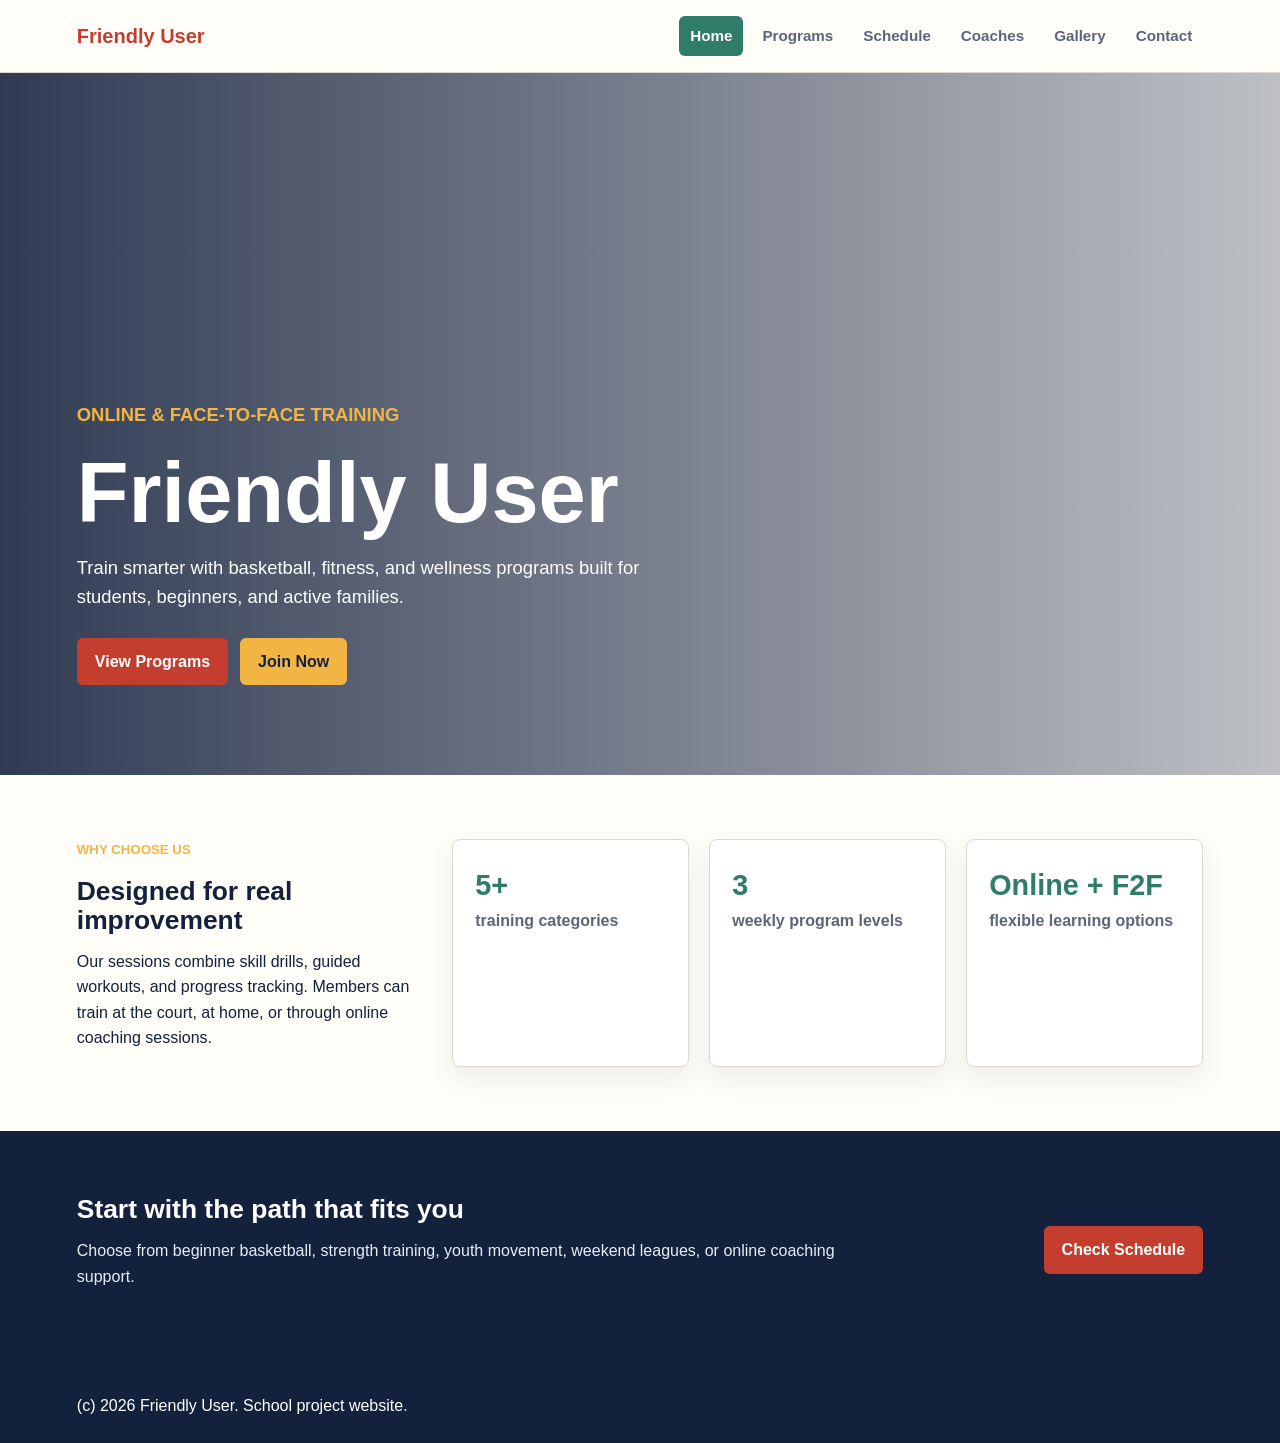
<file: index.html>
<!DOCTYPE html>
<html lang="en">
<head>
  <meta charset="UTF-8">
  <meta name="viewport" content="width=device-width, initial-scale=1.0">
  <title>Friendly User | Home</title>
  <link rel="stylesheet" href="styles.css">
</head>
<body>
  <header class="site-header">
    <a class="brand" href="index.html">Friendly User</a>
    <nav class="main-nav" aria-label="Main navigation">
      <a class="active" href="index.html">Home</a>
      <a href="programs.html">Programs</a>
      <a href="schedule.html">Schedule</a>
      <a href="coaches.html">Coaches</a>
      <a href="gallery.html">Gallery</a>
      <a href="contact.html">Contact</a>
    </nav>
  </header>

  <main>
    <section class="hero">
      <div class="hero-content">
        <p class="eyebrow">Online & Face-to-Face Training</p>
        <h1>Friendly User</h1>
        <p>Train smarter with basketball, fitness, and wellness programs built for students, beginners, and active families.</p>
        <div class="hero-actions">
          <a class="button primary" href="programs.html">View Programs</a>
          <a class="button secondary" href="contact.html">Join Now</a>
        </div>
      </div>
    </section>

    <section class="section intro-grid">
      <div>
        <p class="eyebrow">Why Choose Us</p>
        <h2>Designed for real improvement</h2>
        <p>Our sessions combine skill drills, guided workouts, and progress tracking. Members can train at the court, at home, or through online coaching sessions.</p>
      </div>
      <div class="stat-card">
        <strong>5+</strong>
        <span>training categories</span>
      </div>
      <div class="stat-card">
        <strong>3</strong>
        <span>weekly program levels</span>
      </div>
      <div class="stat-card">
        <strong>Online + F2F</strong>
        <span>flexible learning options</span>
      </div>
    </section>

    <section class="section feature-band">
      <div>
        <h2>Start with the path that fits you</h2>
        <p>Choose from beginner basketball, strength training, youth movement, weekend leagues, or online coaching support.</p>
      </div>
      <a class="button primary" href="schedule.html">Check Schedule</a>
    </section>
  </main>

  <footer class="site-footer">
    <p>(c) 2026 Friendly User. School project website.</p>
  </footer>
</body>
</html>
</file>
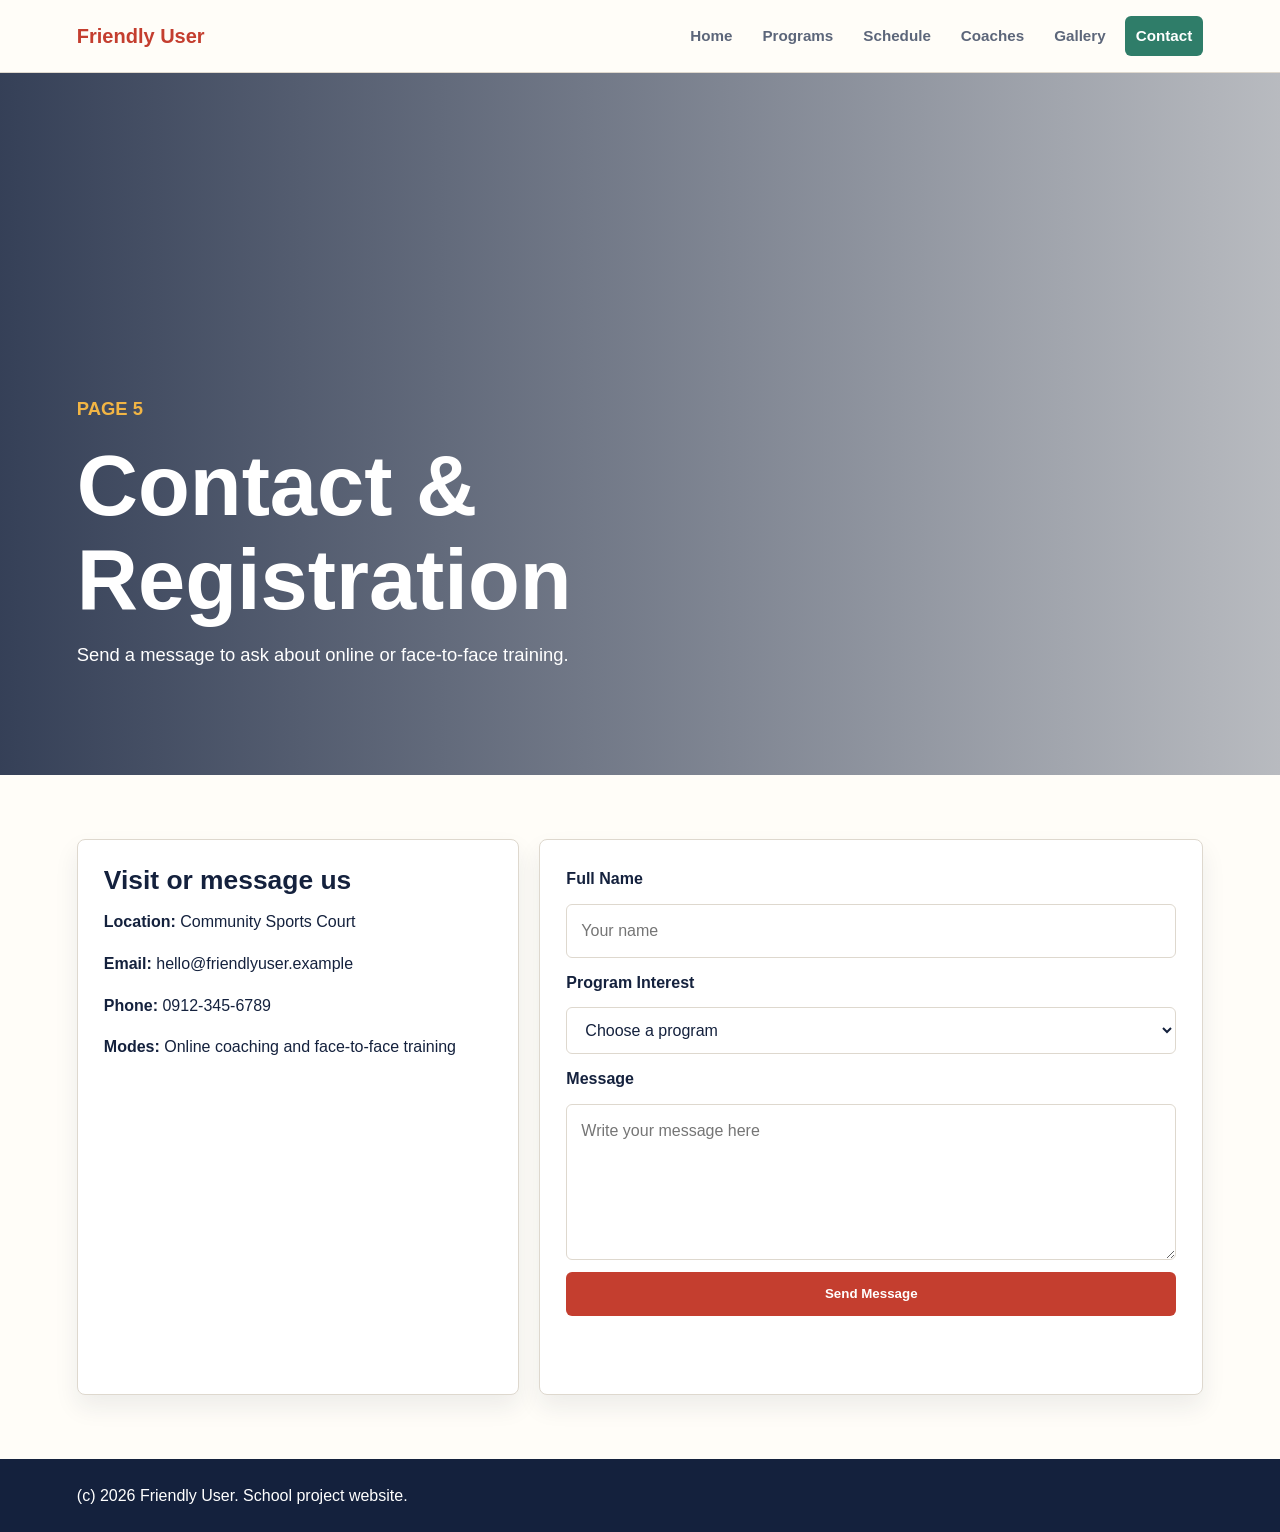
<file: contact.html>
<!DOCTYPE html>
<html lang="en">
<head>
  <meta charset="UTF-8">
  <meta name="viewport" content="width=device-width, initial-scale=1.0">
  <title>Friendly User | Contact</title>
  <link rel="stylesheet" href="styles.css">
</head>
<body>
  <header class="site-header">
    <a class="brand" href="index.html">Friendly User</a>
    <nav class="main-nav" aria-label="Main navigation">
      <a href="index.html">Home</a>
      <a href="programs.html">Programs</a>
      <a href="schedule.html">Schedule</a>
      <a href="coaches.html">Coaches</a>
      <a href="gallery.html">Gallery</a>
      <a class="active" href="contact.html">Contact</a>
    </nav>
  </header>

  <main>
    <section class="page-hero contact-hero">
      <div>
        <p class="eyebrow">Page 5</p>
        <h1>Contact & Registration</h1>
        <p>Send a message to ask about online or face-to-face training.</p>
      </div>
    </section>

    <section class="section contact-layout">
      <div class="contact-panel">
        <h2>Visit or message us</h2>
        <p><strong>Location:</strong> Community Sports Court</p>
        <p><strong>Email:</strong> hello@friendlyuser.example</p>
        <p><strong>Phone:</strong> 0912-345-6789</p>
        <p><strong>Modes:</strong> Online coaching and face-to-face training</p>
      </div>

      <form class="contact-form" id="contactForm">
        <label for="name">Full Name</label>
        <input id="name" name="name" type="text" placeholder="Your name" required>

        <label for="program">Program Interest</label>
        <select id="program" name="program" required>
          <option value="">Choose a program</option>
          <option>Basketball Basics</option>
          <option>Strength & Conditioning</option>
          <option>Online Coaching</option>
          <option>Weekend League Prep</option>
        </select>

        <label for="message">Message</label>
        <textarea id="message" name="message" rows="5" placeholder="Write your message here" required></textarea>

        <button class="button primary" type="submit">Send Message</button>
        <p class="form-note" id="formNote" aria-live="polite"></p>
      </form>
    </section>
  </main>

  <footer class="site-footer">
    <p>(c) 2026 Friendly User. School project website.</p>
  </footer>
  <script src="script.js"></script>
</body>
</html>
</file>
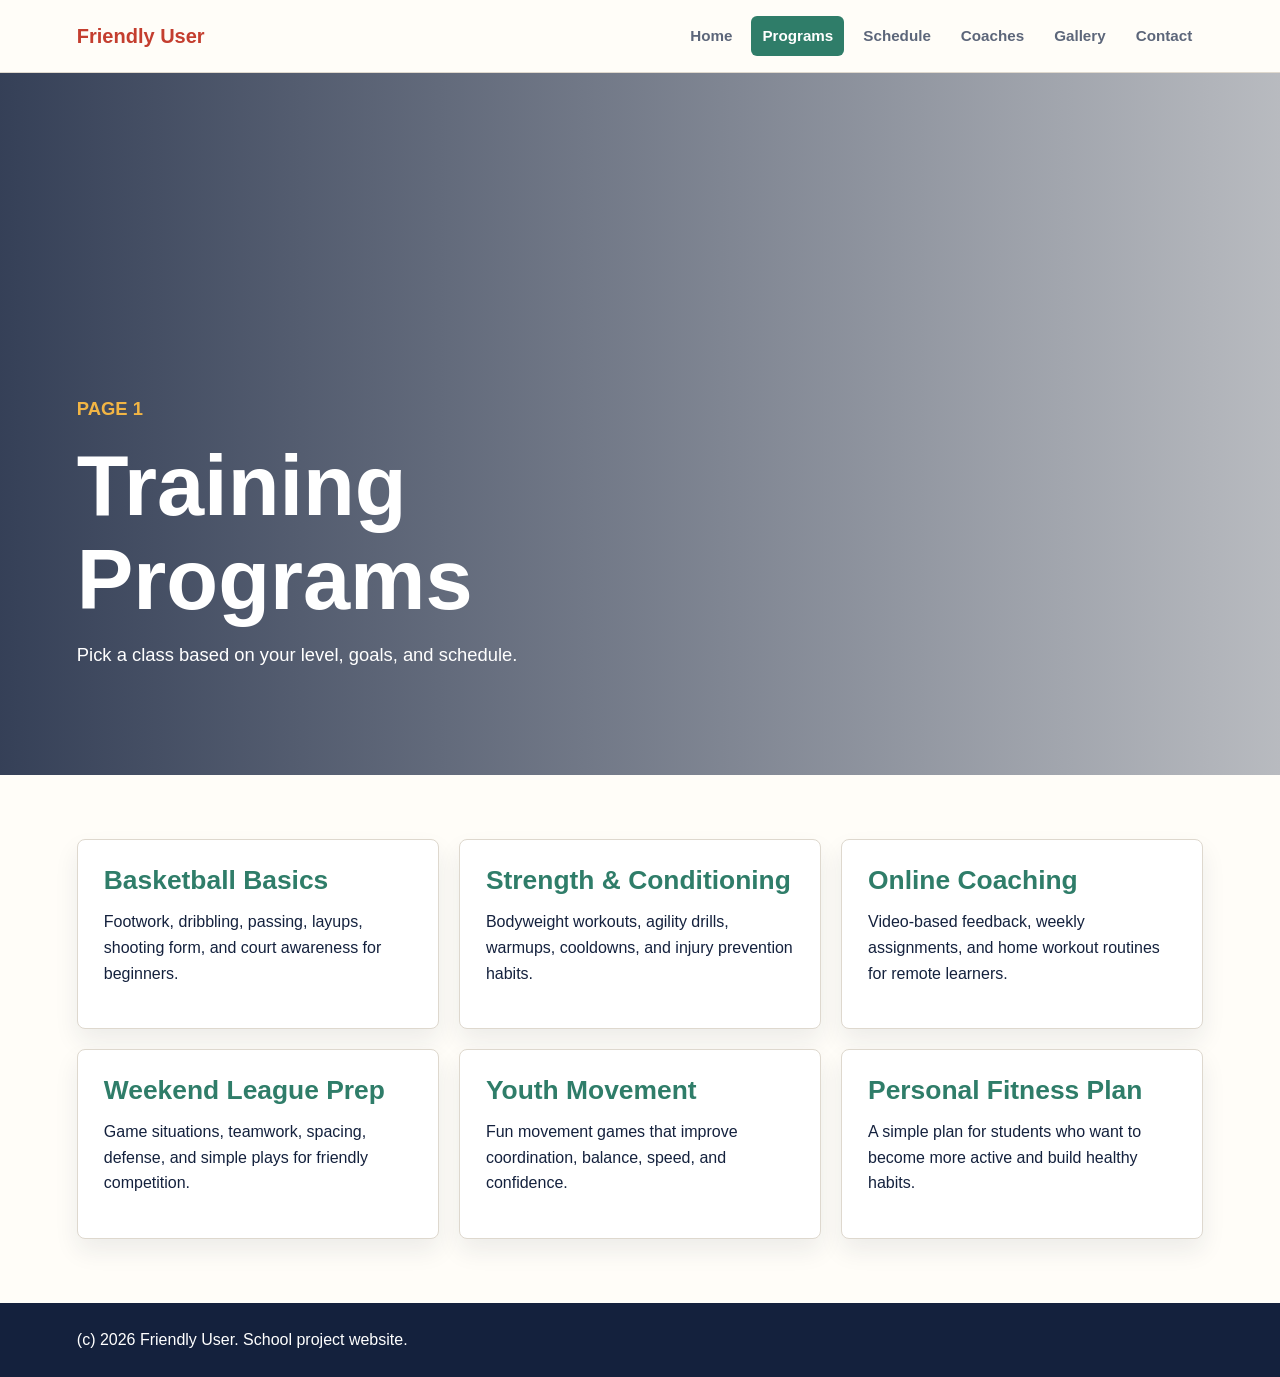
<file: programs.html>
<!DOCTYPE html>
<html lang="en">
<head>
  <meta charset="UTF-8">
  <meta name="viewport" content="width=device-width, initial-scale=1.0">
  <title>Friendly User | Programs</title>
  <link rel="stylesheet" href="styles.css">
</head>
<body>
  <header class="site-header">
    <a class="brand" href="index.html">Friendly User</a>
    <nav class="main-nav" aria-label="Main navigation">
      <a href="index.html">Home</a>
      <a class="active" href="programs.html">Programs</a>
      <a href="schedule.html">Schedule</a>
      <a href="coaches.html">Coaches</a>
      <a href="gallery.html">Gallery</a>
      <a href="contact.html">Contact</a>
    </nav>
  </header>

  <main>
    <section class="page-hero programs-hero">
      <div>
        <p class="eyebrow">Page 1</p>
        <h1>Training Programs</h1>
        <p>Pick a class based on your level, goals, and schedule.</p>
      </div>
    </section>

    <section class="section card-grid">
      <article class="info-card">
        <h2>Basketball Basics</h2>
        <p>Footwork, dribbling, passing, layups, shooting form, and court awareness for beginners.</p>
      </article>
      <article class="info-card">
        <h2>Strength & Conditioning</h2>
        <p>Bodyweight workouts, agility drills, warmups, cooldowns, and injury prevention habits.</p>
      </article>
      <article class="info-card">
        <h2>Online Coaching</h2>
        <p>Video-based feedback, weekly assignments, and home workout routines for remote learners.</p>
      </article>
      <article class="info-card">
        <h2>Weekend League Prep</h2>
        <p>Game situations, teamwork, spacing, defense, and simple plays for friendly competition.</p>
      </article>
      <article class="info-card">
        <h2>Youth Movement</h2>
        <p>Fun movement games that improve coordination, balance, speed, and confidence.</p>
      </article>
      <article class="info-card">
        <h2>Personal Fitness Plan</h2>
        <p>A simple plan for students who want to become more active and build healthy habits.</p>
      </article>
    </section>
  </main>

  <footer class="site-footer">
    <p>(c) 2026 Friendly User. School project website.</p>
  </footer>
</body>
</html>
</file>
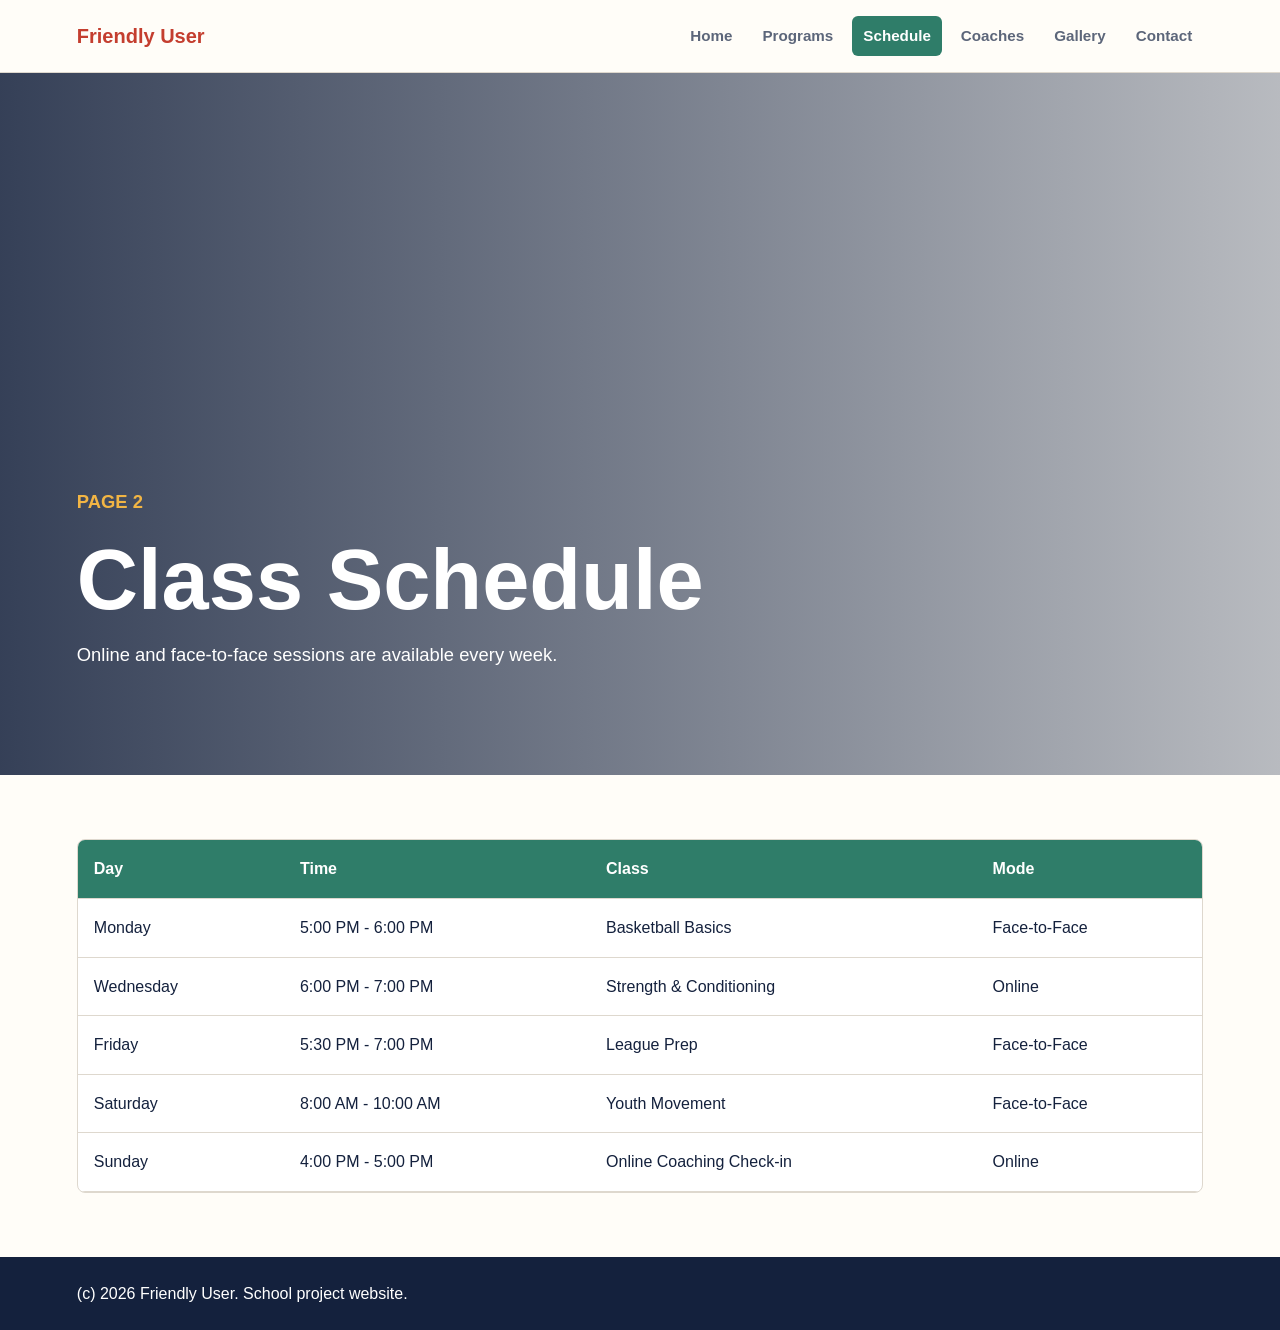
<file: schedule.html>
<!DOCTYPE html>
<html lang="en">
<head>
  <meta charset="UTF-8">
  <meta name="viewport" content="width=device-width, initial-scale=1.0">
  <title>Friendly User | Schedule</title>
  <link rel="stylesheet" href="styles.css">
</head>
<body>
  <header class="site-header">
    <a class="brand" href="index.html">Friendly User</a>
    <nav class="main-nav" aria-label="Main navigation">
      <a href="index.html">Home</a>
      <a href="programs.html">Programs</a>
      <a class="active" href="schedule.html">Schedule</a>
      <a href="coaches.html">Coaches</a>
      <a href="gallery.html">Gallery</a>
      <a href="contact.html">Contact</a>
    </nav>
  </header>

  <main>
    <section class="page-hero schedule-hero">
      <div>
        <p class="eyebrow">Page 2</p>
        <h1>Class Schedule</h1>
        <p>Online and face-to-face sessions are available every week.</p>
      </div>
    </section>

    <section class="section">
      <div class="table-wrap">
        <table>
          <thead>
            <tr>
              <th>Day</th>
              <th>Time</th>
              <th>Class</th>
              <th>Mode</th>
            </tr>
          </thead>
          <tbody>
            <tr>
              <td>Monday</td>
              <td>5:00 PM - 6:00 PM</td>
              <td>Basketball Basics</td>
              <td>Face-to-Face</td>
            </tr>
            <tr>
              <td>Wednesday</td>
              <td>6:00 PM - 7:00 PM</td>
              <td>Strength & Conditioning</td>
              <td>Online</td>
            </tr>
            <tr>
              <td>Friday</td>
              <td>5:30 PM - 7:00 PM</td>
              <td>League Prep</td>
              <td>Face-to-Face</td>
            </tr>
            <tr>
              <td>Saturday</td>
              <td>8:00 AM - 10:00 AM</td>
              <td>Youth Movement</td>
              <td>Face-to-Face</td>
            </tr>
            <tr>
              <td>Sunday</td>
              <td>4:00 PM - 5:00 PM</td>
              <td>Online Coaching Check-in</td>
              <td>Online</td>
            </tr>
          </tbody>
        </table>
      </div>
    </section>
  </main>

  <footer class="site-footer">
    <p>(c) 2026 Friendly User. School project website.</p>
  </footer>
</body>
</html>
</file>
<file: styles.css>
:root {
  --ink: #14213d;
  --muted: #5c667a;
  --paper: #fffdf8;
  --line: #ded8ce;
  --red: #c43e2f;
  --gold: #f2b544;
  --green: #2f7d69;
  --white: #ffffff;
}

* {
  box-sizing: border-box;
}

body {
  margin: 0;
  color: var(--ink);
  background: var(--paper);
  font-family: Arial, Helvetica, sans-serif;
  line-height: 1.6;
}

img {
  display: block;
  width: 100%;
}

a {
  color: inherit;
}

.site-header {
  position: sticky;
  top: 0;
  z-index: 10;
  display: flex;
  align-items: center;
  justify-content: space-between;
  gap: 18px;
  padding: 16px 6vw;
  background: rgba(255, 253, 248, 0.96);
  border-bottom: 1px solid var(--line);
}

.brand {
  color: var(--red);
  font-size: 1.25rem;
  font-weight: 800;
  text-decoration: none;
}

.main-nav {
  display: flex;
  flex-wrap: wrap;
  gap: 8px;
  justify-content: flex-end;
}

.main-nav a {
  padding: 8px 11px;
  border-radius: 6px;
  color: var(--muted);
  font-size: 0.95rem;
  font-weight: 700;
  text-decoration: none;
}

.main-nav a:hover,
.main-nav a.active {
  color: var(--white);
  background: var(--green);
}

.hero,
.page-hero {
  min-height: 78vh;
  display: grid;
  align-items: end;
  padding: 10vh 6vw;
  color: var(--white);
  background-position: center;
  background-size: cover;
}

.hero {
  background-image: linear-gradient(90deg, rgba(20, 33, 61, 0.88), rgba(20, 33, 61, 0.28)), url("https://images.unsplash.com/photo-1546519638-68e109498ffc?auto=format&fit=crop&w=1600&q=80");
}

.programs-hero {
  background-image: linear-gradient(90deg, rgba(20, 33, 61, 0.86), rgba(20, 33, 61, 0.3)), url("https://images.unsplash.com/photo-1519861531473-9200262188bf?auto=format&fit=crop&w=1600&q=80");
}

.schedule-hero {
  background-image: linear-gradient(90deg, rgba(20, 33, 61, 0.86), rgba(20, 33, 61, 0.3)), url("https://images.unsplash.com/photo-1505666287802-931dc83948e9?auto=format&fit=crop&w=1600&q=80");
}

.coaches-hero {
  background-image: linear-gradient(90deg, rgba(20, 33, 61, 0.86), rgba(20, 33, 61, 0.3)), url("https://images.unsplash.com/photo-1517836357463-d25dfeac3438?auto=format&fit=crop&w=1600&q=80");
}

.gallery-hero {
  background-image: linear-gradient(90deg, rgba(20, 33, 61, 0.86), rgba(20, 33, 61, 0.3)), url("https://images.unsplash.com/photo-1574629810360-7efbbe195018?auto=format&fit=crop&w=1600&q=80");
}

.contact-hero {
  background-image: linear-gradient(90deg, rgba(20, 33, 61, 0.86), rgba(20, 33, 61, 0.3)), url("https://images.unsplash.com/photo-1552674605-db6ffd4facb5?auto=format&fit=crop&w=1600&q=80");
}

.hero-content,
.page-hero > div {
  max-width: 720px;
}

h1,
h2 {
  margin: 0 0 14px;
  line-height: 1.1;
}

h1 {
  font-size: clamp(2.5rem, 7vw, 5.3rem);
}

h2 {
  font-size: 1.65rem;
}

p {
  margin: 0 0 16px;
}

.eyebrow {
  color: var(--gold);
  font-size: 0.83rem;
  font-weight: 800;
  letter-spacing: 0;
  text-transform: uppercase;
}

.hero p,
.page-hero p {
  max-width: 620px;
  font-size: 1.15rem;
}

.hero-actions {
  display: flex;
  flex-wrap: wrap;
  gap: 12px;
  margin-top: 26px;
}

.button {
  display: inline-flex;
  align-items: center;
  justify-content: center;
  min-height: 44px;
  padding: 11px 18px;
  border: 0;
  border-radius: 6px;
  font-weight: 800;
  text-decoration: none;
  cursor: pointer;
}

.button.primary {
  color: var(--white);
  background: var(--red);
}

.button.secondary {
  color: var(--ink);
  background: var(--gold);
}

.section {
  padding: 64px 6vw;
}

.intro-grid,
.card-grid,
.profile-grid,
.gallery-grid,
.contact-layout {
  display: grid;
  gap: 20px;
}

.intro-grid {
  grid-template-columns: minmax(260px, 1.5fr) repeat(3, minmax(160px, 1fr));
  align-items: stretch;
}

.stat-card,
.info-card,
.contact-panel,
.contact-form {
  border: 1px solid var(--line);
  border-radius: 8px;
  background: var(--white);
  box-shadow: 0 12px 24px rgba(20, 33, 61, 0.08);
}

.stat-card {
  padding: 22px;
}

.stat-card strong {
  display: block;
  color: var(--green);
  font-size: 1.8rem;
}

.stat-card span {
  color: var(--muted);
  font-weight: 700;
}

.feature-band {
  display: flex;
  align-items: center;
  justify-content: space-between;
  gap: 20px;
  color: var(--white);
  background: var(--ink);
}

.feature-band p {
  max-width: 760px;
  color: #e7ecf5;
}

.card-grid {
  grid-template-columns: repeat(3, minmax(0, 1fr));
}

.info-card {
  padding: 26px;
}

.info-card h2 {
  color: var(--green);
}

.table-wrap {
  overflow-x: auto;
  border: 1px solid var(--line);
  border-radius: 8px;
  background: var(--white);
}

table {
  width: 100%;
  border-collapse: collapse;
  min-width: 720px;
}

th,
td {
  padding: 16px;
  text-align: left;
  border-bottom: 1px solid var(--line);
}

th {
  color: var(--white);
  background: var(--green);
}

.profile-grid {
  grid-template-columns: repeat(3, minmax(0, 1fr));
}

.profile-card {
  overflow: hidden;
  border: 1px solid var(--line);
  border-radius: 8px;
  background: var(--white);
}

.profile-card img {
  height: 260px;
  object-fit: cover;
}

.profile-card div {
  padding: 22px;
}

.gallery-grid {
  grid-template-columns: repeat(3, minmax(0, 1fr));
}

.gallery-grid img {
  height: 250px;
  border-radius: 8px;
  object-fit: cover;
  box-shadow: 0 12px 24px rgba(20, 33, 61, 0.1);
}

.contact-layout {
  grid-template-columns: minmax(260px, 0.8fr) minmax(300px, 1.2fr);
}

.contact-panel,
.contact-form {
  padding: 26px;
}

.contact-form {
  display: grid;
  gap: 12px;
}

label {
  font-weight: 800;
}

input,
select,
textarea {
  width: 100%;
  padding: 13px 14px;
  border: 1px solid var(--line);
  border-radius: 6px;
  color: var(--ink);
  font: inherit;
  background: var(--white);
}

textarea {
  resize: vertical;
}

.form-note {
  min-height: 24px;
  color: var(--green);
  font-weight: 800;
}

.site-footer {
  padding: 24px 6vw;
  color: var(--white);
  background: var(--ink);
}

.site-footer p {
  margin: 0;
}

@media (max-width: 900px) {
  .site-header,
  .feature-band {
    align-items: flex-start;
    flex-direction: column;
  }

  .main-nav {
    justify-content: flex-start;
  }

  .intro-grid,
  .card-grid,
  .profile-grid,
  .gallery-grid,
  .contact-layout {
    grid-template-columns: 1fr 1fr;
  }

  .intro-grid > div:first-child,
  .contact-layout {
    grid-column: 1 / -1;
  }
}

@media (max-width: 620px) {
  .hero,
  .page-hero {
    min-height: 70vh;
    padding: 8vh 5vw;
  }

  .section {
    padding: 44px 5vw;
  }

  .intro-grid,
  .card-grid,
  .profile-grid,
  .gallery-grid,
  .contact-layout {
    grid-template-columns: 1fr;
  }

  .gallery-grid img,
  .profile-card img {
    height: 220px;
  }
}
</file>
